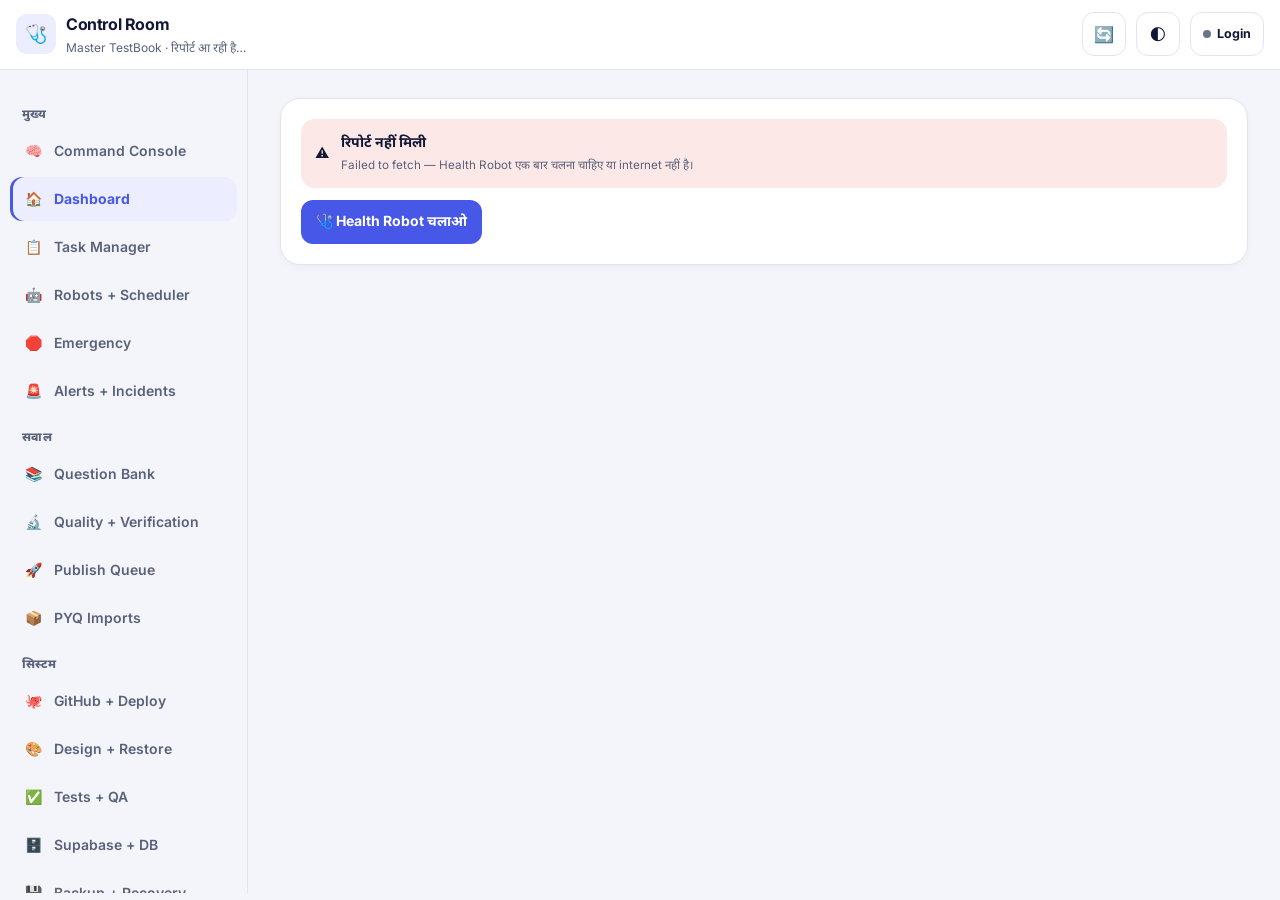
<file: control/index.html>
<!doctype html>
<html lang="hi">
<head>
<meta charset="utf-8">
<meta name="viewport" content="width=device-width, initial-scale=1, viewport-fit=cover">
<meta name="robots" content="noindex">
<meta name="theme-color" content="#4757E8">
<title>Control Room · Master TestBook</title>
<link rel="icon" href="../icon-192.png">
<link rel="apple-touch-icon" href="../apple-touch-icon.png">
<link rel="manifest" href="manifest.webmanifest">
<link rel="preconnect" href="https://fonts.googleapis.com"><link rel="preconnect" href="https://fonts.gstatic.com" crossorigin>
<link rel="stylesheet" href="https://fonts.googleapis.com/css2?family=Inter:wght@400;600;700;800&family=JetBrains+Mono:wght@500;700&family=Noto+Sans+Devanagari:wght@400;600;700&display=swap" media="print" onload="this.media='all'">
<link rel="stylesheet" href="cr.css">
</head>
<body>
<header class="top">
  <div class="brand"><span class="logo" aria-hidden="true">🩺</span><span style="min-width:0"><b>Control Room</b><small id="sub">Master TestBook · रिपोर्ट आ रही है…</small></span></div>
  <button class="tbtn" id="refresh" aria-label="ताज़ा करो">🔄</button>
  <button class="tbtn" id="theme" aria-label="Light / dark">🌓</button>
  <button class="who" id="who" aria-label="Admin login"><i></i>Login</button>
</header>
<div class="layout">
  <nav class="side" id="side" aria-label="Sections"></nav>
  <main id="app" tabindex="-1"></main>
</div>
<nav class="dock" id="dock" aria-label="Sections"></nav>
<script>window.__CR_DEFER_BOOT = true;</script>
<script src="cr.js"></script>
<script src="cr-command.js"></script>
</body>
</html>
</file>
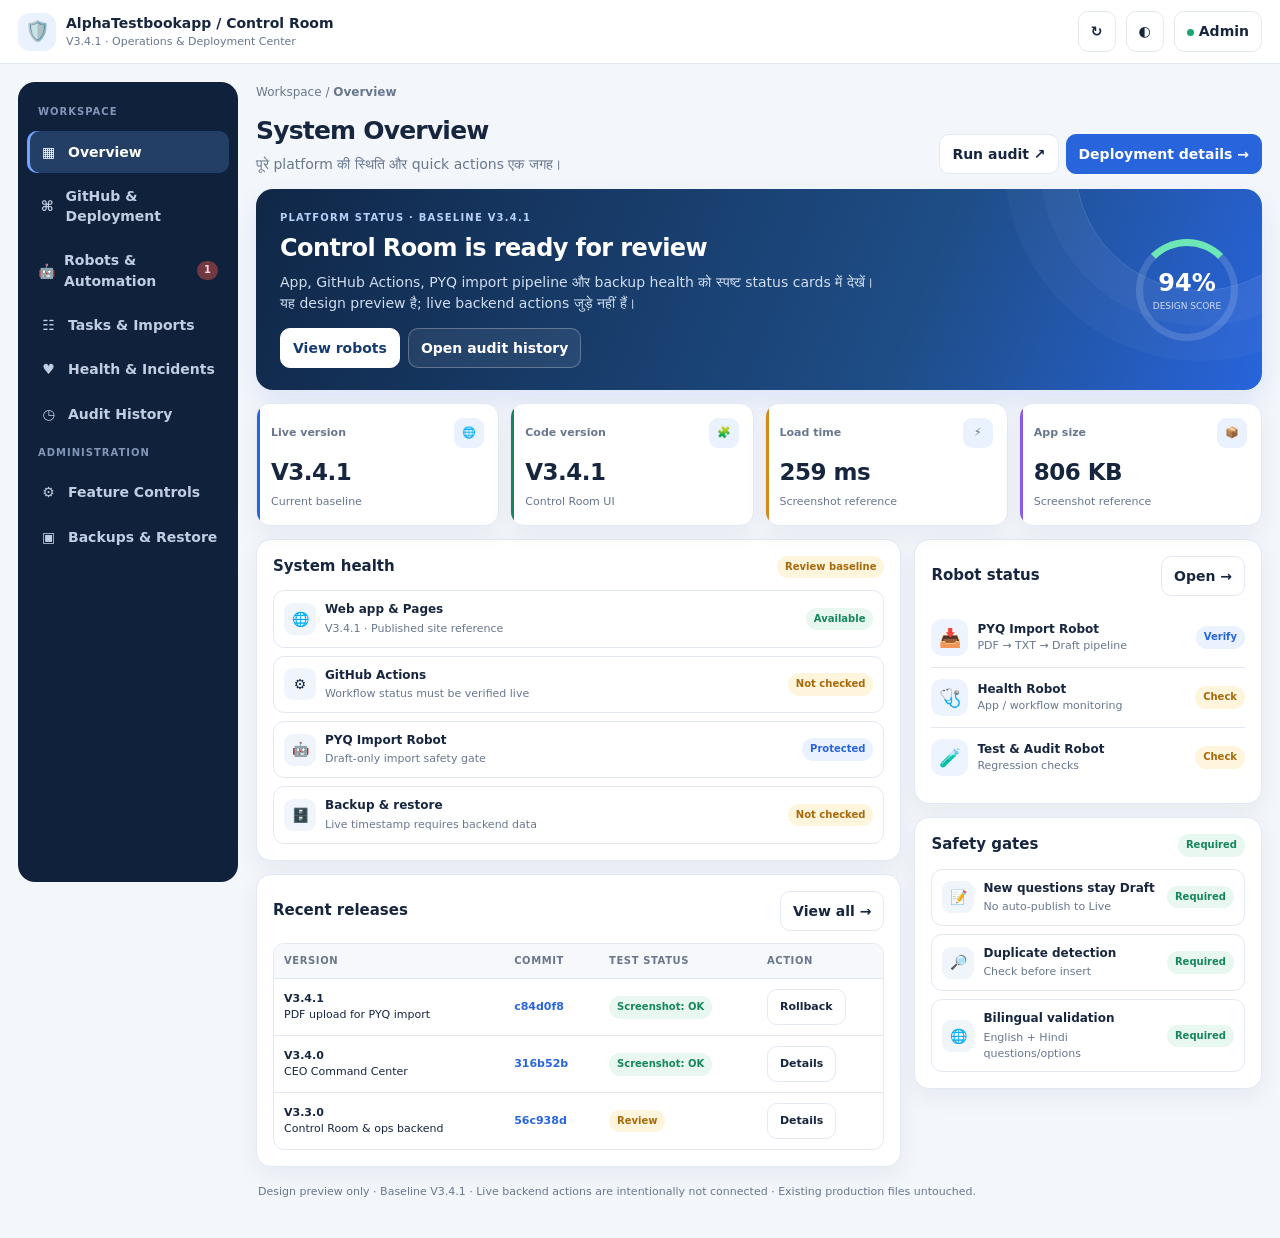
<file: control/design-preview-v341.html>
<!doctype html>
<html lang="hi">
<head>
<meta charset="utf-8"><meta name="viewport" content="width=device-width,initial-scale=1,viewport-fit=cover"><meta name="theme-color" content="#10213b">
<title>AlphaTestbookapp · Control Room Design Preview</title>
<style>
:root{--bg:#f3f6fb;--card:#fff;--ink:#17263f;--muted:#68778e;--line:#e3e9f2;--blue:#2864dc;--pale:#eaf1ff;--green:#16865d;--gbg:#e8f7ef;--amber:#a66a0b;--abg:#fff4dc;--navy:#10213b;--shadow:0 8px 24px #192d4e0f}
*{box-sizing:border-box}body{margin:0;background:var(--bg);color:var(--ink);font:14px/1.45 Inter,system-ui,sans-serif}button,a{font:inherit}button{cursor:pointer}.top{height:64px;position:sticky;top:0;z-index:5;display:flex;align-items:center;gap:10px;padding:0 18px;background:#ffffffed;border-bottom:1px solid var(--line);backdrop-filter:blur(14px)}.brand{display:flex;gap:10px;align-items:center;flex:1;min-width:0}.logo{width:38px;height:38px;display:grid;place-items:center;border-radius:12px;background:var(--pale);font-size:20px}.brand b{display:block}.brand small{display:block;color:var(--muted);font-size:11px}.top button,.btn{border:1px solid var(--line);background:white;border-radius:10px;padding:9px 12px;color:var(--ink);font-weight:700;text-decoration:none}.green-dot{display:inline-block;width:7px;height:7px;border-radius:50%;background:#18a56e;margin-right:5px}.shell{max-width:1480px;margin:auto;padding:18px;display:grid;grid-template-columns:220px minmax(0,1fr);gap:18px}.sidebar{position:sticky;top:82px;height:calc(100vh - 100px);overflow:auto;background:var(--navy);color:#d6e1f3;border-radius:17px;padding:14px 9px}.side-title{padding:9px 11px;color:#8296b7;font-size:10px;font-weight:800;letter-spacing:1px;text-transform:uppercase}.nav{display:flex;align-items:center;gap:9px;width:100%;border:0;background:transparent;color:#c1cee2;padding:11px;border-radius:10px;text-align:left;font-weight:650;margin:2px 0}.nav span{width:21px;text-align:center}.nav.active{background:#243f66;color:white;box-shadow:inset 3px 0 #73a4ff}.nav em{margin-left:auto;font-style:normal;background:#733943;color:#ffd7d7;border-radius:20px;padding:2px 7px;font-size:10px}.content{min-width:0}.crumb{font-size:12px;color:var(--muted);margin:2px 0 12px}.head{display:flex;justify-content:space-between;align-items:flex-end;gap:12px;flex-wrap:wrap;margin-bottom:15px}.head h1{font-size:25px;letter-spacing:-.8px;margin:0}.head p{color:var(--muted);margin:4px 0 0}.actions{display:flex;gap:7px;flex-wrap:wrap}.btn.primary{background:var(--blue);border-color:var(--blue);color:white}.hero{display:flex;align-items:center;justify-content:space-between;gap:18px;position:relative;overflow:hidden;padding:22px 24px;border-radius:17px;background:linear-gradient(112deg,#102747,#1e4d86 65%,#2864dc);color:white;box-shadow:0 12px 26px #2864dc1c}.hero:after{content:"";position:absolute;width:250px;height:250px;border:1px solid #ffffff26;border-radius:50%;right:-65px;top:-150px;box-shadow:0 0 0 35px #ffffff08,0 0 0 70px #ffffff08}.hero-main{position:relative;z-index:1}.eyebrow{font-size:10px;text-transform:uppercase;letter-spacing:1.2px;color:#b7d0fa;font-weight:800}.hero h2{font-size:24px;letter-spacing:-.6px;margin:6px 0}.hero p{color:#d1def2;margin:0;max-width:600px}.hero-actions{display:flex;gap:8px;flex-wrap:wrap;margin-top:15px}.hero .btn{background:#ffffff12;color:white;border-color:#ffffff44}.hero .btn.primary{background:white;color:#173c70;border-color:white}.health{width:102px;height:102px;flex:0 0 auto;border-radius:50%;border:7px solid #ffffff24;border-top-color:#6ee7b7;display:grid;place-items:center;position:relative;z-index:1;text-align:center}.health b{font-size:24px;display:block}.health small{display:block;color:#d1def2;font-size:9px}.kpis{display:grid;grid-template-columns:repeat(4,minmax(0,1fr));gap:11px;margin:13px 0}.kpi{background:var(--card);border:1px solid var(--line);border-radius:14px;padding:14px;box-shadow:var(--shadow);position:relative;overflow:hidden}.kpi:before{content:"";position:absolute;left:0;top:0;bottom:0;width:3px;background:var(--accent,var(--blue))}.ktop{display:flex;align-items:center;justify-content:space-between;color:var(--muted);font-size:11px;font-weight:700}.ki{width:30px;height:30px;border-radius:9px;background:var(--pale);display:grid;place-items:center}.kpi strong{display:block;font-size:23px;letter-spacing:-.5px;margin:8px 0 1px}.kpi small{color:var(--muted);font-size:11px}.cols{display:grid;grid-template-columns:minmax(0,1.3fr) minmax(280px,.7fr);gap:13px}.panel{background:var(--card);border:1px solid var(--line);border-radius:15px;padding:16px;box-shadow:var(--shadow);min-width:0;margin-bottom:13px}.panelhead{display:flex;justify-content:space-between;align-items:center;gap:9px;margin-bottom:12px}.panel h3{margin:0;font-size:15px}.pill{display:inline-flex;padding:4px 8px;border-radius:20px;font-size:10px;font-weight:800;white-space:nowrap}.ok{color:var(--green);background:var(--gbg)}.warn{color:var(--amber);background:var(--abg)}.blue{color:var(--blue);background:var(--pale)}.statuses{display:grid;gap:8px}.status{display:grid;grid-template-columns:32px minmax(0,1fr) auto;align-items:center;gap:9px;padding:10px;border:1px solid var(--line);border-radius:11px}.sicon{width:32px;height:32px;border-radius:9px;background:#f0f4fb;display:grid;place-items:center}.status b{display:block;font-size:12px}.status small{display:block;color:var(--muted);font-size:11px;margin-top:2px}.tablewrap{overflow:auto;border:1px solid var(--line);border-radius:11px}table{width:100%;border-collapse:collapse;min-width:440px}th,td{padding:10px;text-align:left;border-bottom:1px solid var(--line);font-size:11px}th{background:#f6f8fc;color:var(--muted);font-size:10px;text-transform:uppercase;letter-spacing:.6px}tr:last-child td{border:0}td a{color:var(--blue);font-weight:800;text-decoration:none}.robot{display:flex;align-items:center;gap:9px;padding:11px 0;border-bottom:1px solid var(--line)}.robot:last-child{border:0}.rico{width:37px;height:37px;display:grid;place-items:center;border-radius:11px;background:#edf3ff;font-size:18px}.rinfo{flex:1;min-width:0}.rinfo b{display:block;font-size:12px}.rinfo small{display:block;color:var(--muted);font-size:11px}.view{display:none}.view.show{display:block}.foot{font-size:11px;color:var(--muted);padding:4px 2px 20px}.bottom{display:none}
@media(max-width:900px){.shell{display:block;padding:13px}.sidebar{display:none}.cols{grid-template-columns:1fr}.kpis{grid-template-columns:repeat(2,minmax(0,1fr))}.bottom{position:fixed;display:grid;grid-template-columns:repeat(5,1fr);bottom:calc(8px + env(safe-area-inset-bottom));left:8px;right:8px;z-index:10;background:#ffffffed;backdrop-filter:blur(16px);border:1px solid var(--line);border-radius:16px;padding:5px;box-shadow:0 10px 30px #15264222}.bottom button{border:0;background:transparent;border-radius:10px;padding:6px 1px;display:grid;gap:3px;justify-items:center;color:var(--muted);font-size:10px;font-weight:750}.bottom button span{font-size:18px}.bottom button.active{background:var(--pale);color:var(--blue)}.foot{padding-bottom:80px}.hero{padding:17px}.hero h2{font-size:21px}.health{width:78px;height:78px}.health b{font-size:20px}}
@media(max-width:480px){.top{padding:0 10px;gap:6px}.brand small{max-width:155px;white-space:nowrap;overflow:hidden;text-overflow:ellipsis}.top button{padding:8px}.shell{padding:10px}.head h1{font-size:22px}.head p{font-size:12px}.hero{align-items:flex-start;padding:15px;gap:7px}.hero h2{font-size:19px}.hero p{font-size:12px}.health{width:65px;height:65px;min-width:65px;border-width:5px}.health b{font-size:17px}.health small{font-size:7px}.kpi{padding:11px}.kpi strong{font-size:20px}.panel{padding:12px}.status{grid-template-columns:29px minmax(0,1fr);gap:8px}.status .pill{grid-column:2;justify-self:start}.actions .btn{padding:8px;font-size:11px}}
</style></head><body>
<header class="top"><div class="brand"><div class="logo">🛡️</div><div><b>AlphaTestbookapp / Control Room</b><small>V3.4.1 · Operations & Deployment Center</small></div></div><button onclick="toast('Demo only: live data is not connected')">↻</button><button onclick="toast('Theme control demo')">◐</button><button><span class="green-dot"></span>Admin</button></header>
<div class="shell"><aside class="sidebar"><div class="side-title">Workspace</div><button class="nav active" data-view="overview"><span>▦</span>Overview</button><button class="nav" data-view="github"><span>⌘</span>GitHub & Deployment</button><button class="nav" data-view="robots"><span>🤖</span>Robots & Automation <em>1</em></button><button class="nav" data-view="tasks"><span>☷</span>Tasks & Imports</button><button class="nav" data-view="health"><span>♥</span>Health & Incidents</button><button class="nav" data-view="audit"><span>◷</span>Audit History</button><div class="side-title">Administration</div><button class="nav" data-view="features"><span>⚙</span>Feature Controls</button><button class="nav" data-view="backups"><span>▣</span>Backups & Restore</button></aside>
<main class="content"><div class="crumb">Workspace / <b id="crumb">Overview</b></div>
<section class="view show" id="view-overview"><div class="head"><div><h1>System Overview</h1><p>पूरे platform की स्थिति और quick actions एक जगह।</p></div><div class="actions"><button class="btn" onclick="toast('Preview only — no backend request sent')">Run audit ↗</button><button class="btn primary" onclick="nav('github')">Deployment details →</button></div></div>
<div class="hero"><div class="hero-main"><div class="eyebrow">Platform status · Baseline V3.4.1</div><h2>Control Room is ready for review</h2><p>App, GitHub Actions, PYQ import pipeline और backup health को स्पष्ट status cards में देखें। यह design preview है; live backend actions जुड़े नहीं हैं।</p><div class="hero-actions"><button class="btn primary" onclick="nav('robots')">View robots</button><button class="btn" onclick="nav('audit')">Open audit history</button></div></div><div class="health"><div><b>94%</b><small>DESIGN SCORE</small></div></div></div>
<div class="kpis"><div class="kpi" style="--accent:#2864dc"><div class="ktop">Live version <span class="ki">🌐</span></div><strong>V3.4.1</strong><small>Current baseline</small></div><div class="kpi" style="--accent:#16865d"><div class="ktop">Code version <span class="ki">🧩</span></div><strong>V3.4.1</strong><small>Control Room UI</small></div><div class="kpi" style="--accent:#d28b18"><div class="ktop">Load time <span class="ki">⚡</span></div><strong>259 ms</strong><small>Screenshot reference</small></div><div class="kpi" style="--accent:#8a5ce6"><div class="ktop">App size <span class="ki">📦</span></div><strong>806 KB</strong><small>Screenshot reference</small></div></div>
<div class="cols"><div><section class="panel"><div class="panelhead"><h3>System health</h3><span class="pill warn">Review baseline</span></div><div class="statuses"><div class="status"><div class="sicon">🌐</div><div><b>Web app & Pages</b><small>V3.4.1 · Published site reference</small></div><span class="pill ok">Available</span></div><div class="status"><div class="sicon">⚙️</div><div><b>GitHub Actions</b><small>Workflow status must be verified live</small></div><span class="pill warn">Not checked</span></div><div class="status"><div class="sicon">🤖</div><div><b>PYQ Import Robot</b><small>Draft-only import safety gate</small></div><span class="pill blue">Protected</span></div><div class="status"><div class="sicon">🗄️</div><div><b>Backup & restore</b><small>Live timestamp requires backend data</small></div><span class="pill warn">Not checked</span></div></div></section>
<section class="panel"><div class="panelhead"><h3>Recent releases</h3><button class="btn" onclick="nav('github')">View all →</button></div><div class="tablewrap"><table><thead><tr><th>Version</th><th>Commit</th><th>Test status</th><th>Action</th></tr></thead><tbody><tr><td><b>V3.4.1</b><br>PDF upload for PYQ import</td><td><a href="https://github.com/amanmehta1352/AlphaTestbookapp/commit/c84d0f8" target="_blank" rel="noopener">c84d0f8</a></td><td><span class="pill ok">Screenshot: OK</span></td><td><button class="btn" onclick="toast('Rollback disabled in demo')">Rollback</button></td></tr><tr><td><b>V3.4.0</b><br>CEO Command Center</td><td><a href="https://github.com/amanmehta1352/AlphaTestbookapp/commit/316b52b" target="_blank" rel="noopener">316b52b</a></td><td><span class="pill ok">Screenshot: OK</span></td><td><button class="btn" onclick="toast('Release details preview')">Details</button></td></tr><tr><td><b>V3.3.0</b><br>Control Room & ops backend</td><td><a href="https://github.com/amanmehta1352/AlphaTestbookapp/commit/56c938d" target="_blank" rel="noopener">56c938d</a></td><td><span class="pill warn">Review</span></td><td><button class="btn" onclick="toast('Release details preview')">Details</button></td></tr></tbody></table></div></section></div>
<div><section class="panel"><div class="panelhead"><h3>Robot status</h3><button class="btn" onclick="nav('robots')">Open →</button></div><div class="robot"><div class="rico">📥</div><div class="rinfo"><b>PYQ Import Robot</b><small>PDF → TXT → Draft pipeline</small></div><span class="pill blue">Verify</span></div><div class="robot"><div class="rico">🩺</div><div class="rinfo"><b>Health Robot</b><small>App / workflow monitoring</small></div><span class="pill warn">Check</span></div><div class="robot"><div class="rico">🧪</div><div class="rinfo"><b>Test & Audit Robot</b><small>Regression checks</small></div><span class="pill warn">Check</span></div></section>
<section class="panel"><div class="panelhead"><h3>Safety gates</h3><span class="pill ok">Required</span></div><div class="statuses"><div class="status"><div class="sicon">📝</div><div><b>New questions stay Draft</b><small>No auto-publish to Live</small></div><span class="pill ok">Required</span></div><div class="status"><div class="sicon">🔎</div><div><b>Duplicate detection</b><small>Check before insert</small></div><span class="pill ok">Required</span></div><div class="status"><div class="sicon">🌐</div><div><b>Bilingual validation</b><small>English + Hindi questions/options</small></div><span class="pill ok">Required</span></div></div></section></div></div></section>
<section class="view" id="view-github"><div class="head"><div><h1>GitHub & Deployment</h1><p>Repository, releases, commits और deployment.</p></div><a class="btn primary" href="https://github.com/amanmehta1352/AlphaTestbookapp" target="_blank" rel="noopener">Open repository ↗</a></div><section class="panel"><h3>Current baseline · V3.4.1</h3><p>Screenshot reference values only; no live API calls are made.</p><div class="statuses"><div class="status"><div class="sicon">🌿</div><div><b>Default branch</b><small>main</small></div><span class="pill blue">Reference</span></div><div class="status"><div class="sicon">📄</div><div><b>Control Room entry</b><small>control/index.html</small></div><a class="btn" href="https://github.com/amanmehta1352/AlphaTestbookapp/blob/main/control/index.html" target="_blank" rel="noopener">View ↗</a></div><div class="status"><div class="sicon">🎨</div><div><b>Stylesheet</b><small>control/cr.css</small></div><a class="btn" href="https://github.com/amanmehta1352/AlphaTestbookapp/blob/main/control/cr.css" target="_blank" rel="noopener">View ↗</a></div><div class="status"><div class="sicon">⚙️</div><div><b>Actions workflows</b><small>Inspect live runs in GitHub</small></div><a class="btn" href="https://github.com/amanmehta1352/AlphaTestbookapp/actions" target="_blank" rel="noopener">Actions ↗</a></div></div></section></section>
<section class="view" id="view-robots"><div class="head"><div><h1>Robots & Automation</h1><p>Robot status and import safety requirements.</p></div></div><section class="panel"><h3>PYQ Import Robot · pyq-robot.yml</h3><div class="statuses" style="margin-top:12px"><div class="status"><div class="sicon">1</div><div><b>Source validation</b><small>Verify supported document/PDF URLs.</small></div><span class="pill blue">Step 1</span></div><div class="status"><div class="sicon">2</div><div><b>Question extraction</b><small>Extract and normalize source questions.</small></div><span class="pill blue">Step 2</span></div><div class="status"><div class="sicon">3</div><div><b>Bilingual + answer validation</b><small>Reject incomplete or uncertain questions.</small></div><span class="pill blue">Step 3</span></div><div class="status"><div class="sicon">4</div><div><b>Dedupe and Draft insert</b><small>No auto-publish; verify counts after run.</small></div><span class="pill ok">Safety gate</span></div></div><p><a class="btn primary" href="https://github.com/amanmehta1352/AlphaTestbookapp/actions/workflows/pyq-robot.yml" target="_blank" rel="noopener">Open PYQ workflow ↗</a></p></section></section>
<section class="view" id="view-tasks"><div class="head"><div><h1>Tasks & Imports</h1><p>Import checklist · demo state only.</p></div></div><section class="panel"><div class="statuses"><div class="status"><div class="sicon">✓</div><div><b>Exam / year / branch verified</b><small>Keep recruitment year distinct from exam date.</small></div><span class="pill ok">Required</span></div><div class="status"><div class="sicon">✓</div><div><b>Dry run first</b><small>Review extraction and errors before import.</small></div><span class="pill ok">Required</span></div><div class="status"><div class="sicon">✓</div><div><b>Draft-only</b><small>Never publish automatically.</small></div><span class="pill ok">Required</span></div></div></section></section>
<section class="view" id="view-health"><div class="head"><div><h1>Health & Incidents</h1><p>Operational state must come from live health data.</p></div></div><section class="panel"><div class="status"><div class="sicon">📡</div><div><b>Health feed</b><small>Not connected in this design-only HTML.</small></div><span class="pill warn">Not connected</span></div></section></section>
<section class="view" id="view-audit"><div class="head"><div><h1>Audit History</h1><p>Evidence-first audit and activity history.</p></div></div><section class="panel"><h3>Audit integrity</h3><p>This preview does not invent live events. Live version should read the existing audit endpoint and display timestamp, actor, action, result, and undo availability.</p><span class="pill warn">Backend wiring needed</span></section></section>
<section class="view" id="view-features"><div class="head"><div><h1>Feature Controls</h1><p>Controls shown as design placeholders only.</p></div></div><section class="panel"><div class="status"><div class="sicon">🎛️</div><div><b>Feature switches</b><small>Production settings cannot be toggled from this static prototype.</small></div><span class="pill warn">Demo only</span></div></section></section>
<section class="view" id="view-backups"><div class="head"><div><h1>Backups & Restore</h1><p>Backup verification and restore workflow.</p></div></div><section class="panel"><div class="status"><div class="sicon">🗄️</div><div><b>Restore safety</b><small>Require backup verification, confirmation, and audit trail.</small></div><span class="pill warn">Demo only</span></div></section></section>
<div class="foot">Design preview only · Baseline V3.4.1 · Live backend actions are intentionally not connected · Existing production files untouched.</div></main></div>
<nav class="bottom"><button class="active" data-view="overview"><span>▦</span>Home</button><button data-view="github"><span>⌘</span>GitHub</button><button data-view="robots"><span>🤖</span>Robots</button><button data-view="tasks"><span>☷</span>Tasks</button><button data-view="health"><span>♥</span>Health</button></nav><div id="toast" style="display:none;position:fixed;z-index:20;left:50%;bottom:85px;transform:translateX(-50%);padding:12px 16px;background:#17263f;color:white;border-radius:12px;box-shadow:0 8px 25px #0002;max-width:90%;font-size:12px;font-weight:700"></div>
<script>function toast(s){let t=document.getElementById('toast');t.textContent=s;t.style.display='block';clearTimeout(window.__tt);window.__tt=setTimeout(()=>t.style.display='none',2400)}function nav(n){document.querySelectorAll('.view').forEach(v=>v.classList.toggle('show',v.id==='view-'+n));document.querySelectorAll('[data-view]').forEach(b=>b.classList.toggle('active',b.dataset.view===n));document.getElementById('crumb').textContent=({overview:'Overview',github:'GitHub & Deployment',robots:'Robots & Automation',tasks:'Tasks & Imports',health:'Health & Incidents',audit:'Audit History',features:'Feature Controls',backups:'Backups & Restore'})[n]||n;window.scrollTo({top:0,behavior:'smooth'})}document.querySelectorAll('[data-view]').forEach(b=>b.addEventListener('click',()=>nav(b.dataset.view)));</script></body></html>
</file>
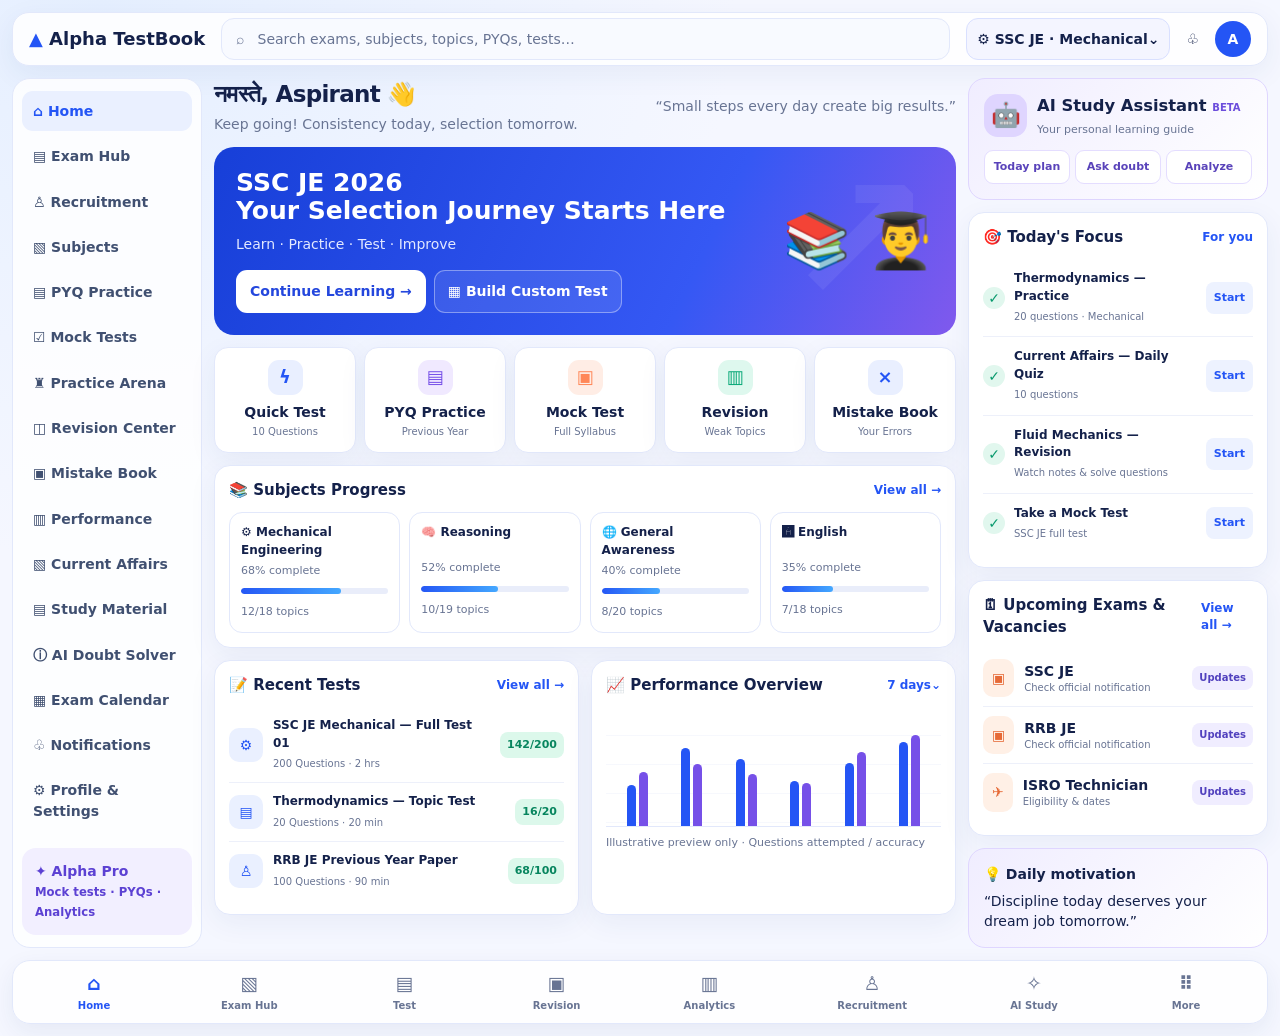
<file: dev/design-previews/home-dashboard-60-30-10.html>
<!doctype html>
<html lang="en">
<head>
<meta charset="utf-8"><meta name="viewport" content="width=device-width,initial-scale=1">
<title>Alpha TestBook — Home Dashboard 60/30/10 Preview</title>
<style>
:root{--bg:#f5f7ff;--card:#fff;--ink:#14214a;--muted:#687493;--line:#e2e8fb;--blue:#2455f5;--blue2:#4d63f5;--purple:#7650e8;--green:#0aa878;--orange:#ff8758;--shadow:0 8px 28px #233d7810}*{box-sizing:border-box}body{margin:0;background:radial-gradient(ellipse at 8% 0,#e5efff 0,transparent 38%),var(--bg);font:14px/1.45 Inter,system-ui,-apple-system,"Segoe UI",sans-serif;color:var(--ink)}button{font:inherit;cursor:pointer}.app{max-width:1600px;margin:auto;padding:12px;display:grid;grid-template-columns:190px minmax(0,1fr) 300px;grid-template-rows:54px minmax(0,1fr) 64px;gap:12px;min-height:100vh}.top{grid-column:1/4;display:flex;align-items:center;gap:16px;background:#ffffffdf;border:1px solid var(--line);border-radius:17px;padding:8px 16px;box-shadow:var(--shadow)}.brand{font-weight:900;font-size:18px;white-space:nowrap}.brand span{color:var(--blue)}.search{flex:1;min-width:70px;padding:10px 14px;border:1px solid var(--line);border-radius:13px;background:#f8faff;color:var(--muted)}.exam{border:1px solid #d9e0ff;border-radius:12px;padding:10px;background:#f4f5ff;color:var(--ink);font-weight:700}.avatar{border-radius:50%;background:var(--blue);color:#fff;width:36px;height:36px;display:grid;place-items:center;font-weight:800}.nav,.main,.smart{min-width:0}.nav{grid-row:2;background:#ffffffd9;border:1px solid var(--line);border-radius:18px;padding:12px 9px;display:flex;flex-direction:column;gap:5px}.nav a{color:#405071;text-decoration:none;padding:10px 11px;border-radius:11px;font-weight:650;display:flex;gap:9px;align-items:center}.nav a.active{background:#eaf0ff;color:var(--blue)}.nav .pro{margin-top:auto;padding:13px;border-radius:14px;background:#f2efff;color:#5c41d3;font-weight:750}.main{grid-column:2;display:flex;flex-direction:column;gap:12px}.greeting{display:flex;align-items:center;justify-content:space-between;gap:10px}.greeting h1{font-size:23px;margin:0 0 3px;letter-spacing:-.7px}.muted{color:var(--muted)}.hero{border-radius:20px;padding:22px;color:#fff;background:linear-gradient(115deg,#173fd8,#3558f4 65%,#8059ed);display:flex;align-items:center;gap:16px;overflow:hidden;position:relative;min-height:155px}.hero:after{content:"↗";position:absolute;right:22px;top:-38px;font-size:180px;font-weight:900;color:#ffffff12}.hero h2{font-size:25px;line-height:1.15;margin:0 0 8px;position:relative;z-index:1}.hero p{margin:0 0 16px;color:#e3e9ff;position:relative;z-index:1}.actions{display:flex;flex-wrap:wrap;gap:8px;position:relative;z-index:1}.btn{border:1px solid #ffffff60;background:#ffffff18;color:white;padding:10px 13px;border-radius:11px;font-weight:750}.btn.primary{background:white;color:#2447dd}.hero-art{font-size:54px;margin-left:auto;z-index:1}.quick{display:grid;grid-template-columns:repeat(5,minmax(0,1fr));gap:8px}.quick button{background:var(--card);border:1px solid var(--line);box-shadow:var(--shadow);border-radius:14px;padding:12px 7px;color:var(--ink);font-weight:800;min-width:0}.quick i{display:grid;place-items:center;margin:0 auto 7px;width:35px;height:35px;border-radius:11px;background:#e9efff;color:var(--blue);font-size:18px;font-style:normal}.quick button:nth-child(2) i{background:#f0e9ff;color:var(--purple)}.quick button:nth-child(3) i{background:#ffede5;color:var(--orange)}.quick button:nth-child(4) i{background:#def8ee;color:var(--green)}.quick small{display:block;font-size:10px;color:var(--muted);font-weight:500;margin-top:3px}.section{background:var(--card);border:1px solid var(--line);border-radius:16px;padding:14px;box-shadow:var(--shadow)}.section-head{display:flex;align-items:center;justify-content:space-between;gap:8px;margin-bottom:11px}.section-head h3{font-size:15px;margin:0}.link{color:var(--blue);font-weight:750;font-size:12px}.subjects{display:grid;grid-template-columns:repeat(4,minmax(0,1fr));gap:9px}.subject{border:1px solid var(--line);border-radius:13px;padding:11px;min-width:0}.subject strong{display:block;font-size:12px;min-height:32px}.subject small{color:var(--muted);font-size:11px}.bar{height:6px;background:#e9edfa;border-radius:9px;overflow:hidden;margin:9px 0 6px}.bar span{display:block;height:100%;background:linear-gradient(90deg,#2557f5,#44a8ff);border-radius:9px}.lower{display:grid;grid-template-columns:1fr 1fr;gap:12px}.testrow{display:flex;align-items:center;gap:10px;padding:10px 0;border-bottom:1px solid #edf0fa}.testrow:last-child{border:0}.tile{width:34px;height:34px;border-radius:10px;background:#eaf0ff;display:grid;place-items:center;color:var(--blue);flex-shrink:0}.testrow strong{display:block;font-size:12px}.testrow small{font-size:10px;color:var(--muted)}.score{margin-left:auto;background:#dcf8eb;color:#07855e;border-radius:8px;padding:5px 7px;font-weight:800;font-size:11px;white-space:nowrap}.chart{height:120px;display:flex;align-items:end;justify-content:space-around;gap:8px;padding:10px 8px 0;border-bottom:1px solid var(--line);background:repeating-linear-gradient(to bottom,transparent 0,transparent 28px,#eef1fb 29px)}.barpair{height:100%;display:flex;align-items:end;gap:3px}.barpair i{width:9px;border-radius:5px 5px 0 0;background:var(--blue);display:block}.barpair i+ i{background:var(--purple)}.smart{grid-column:3;grid-row:2;display:flex;flex-direction:column;gap:12px}.ai{background:linear-gradient(135deg,#f0edff,#fff);border:1px solid #dfd6ff;border-radius:17px;padding:15px}.ai h3{margin:0 0 4px}.ai-head{display:flex;align-items:center;gap:10px}.bot{width:43px;height:43px;border-radius:14px;background:#dfd5ff;display:grid;place-items:center;font-size:24px}.pills{display:flex;gap:5px;margin-top:12px}.pills button{flex:1;border:1px solid #e4ddff;background:white;border-radius:9px;padding:8px 3px;color:#5943ba;font-size:11px;font-weight:750}.task{display:flex;align-items:center;gap:9px;padding:11px 0;border-bottom:1px solid #edf0fa}.task:last-child{border:0}.check{width:22px;height:22px;border-radius:50%;background:#e1f7ee;color:#07996c;display:grid;place-items:center;flex-shrink:0}.task strong{font-size:12px;display:block}.task small{font-size:10px;color:var(--muted)}.start{margin-left:auto;border:0;background:#edf2ff;color:var(--blue);border-radius:8px;padding:8px;font-size:11px;font-weight:800}.examrow{display:flex;gap:10px;align-items:center;padding:9px 0;border-bottom:1px solid #edf0fa}.examrow:last-child{border:0}.examicon{background:#fff0e6;color:#e66a37;border-radius:10px;padding:9px}.date{margin-left:auto;color:#5141be;background:#f0edff;padding:5px 7px;border-radius:8px;font-size:10px;font-weight:800;white-space:nowrap}.bottom{grid-column:1/4;display:flex;justify-content:space-around;align-items:center;gap:4px;background:#ffffffed;border:1px solid var(--line);border-radius:18px;padding:7px;box-shadow:0 8px 24px #233d7812}.bottom a{text-decoration:none;color:var(--muted);display:grid;place-items:center;gap:2px;min-width:50px;font-size:10px;font-weight:750}.bottom b{font-size:19px}.bottom a.active{color:var(--blue)}.mobile-only{display:none}@media(max-width:1100px){.app{grid-template-columns:165px minmax(0,1fr);grid-template-rows:54px auto 64px}.top{grid-column:1/3}.nav{grid-column:1;grid-row:2}.main{grid-column:2}.smart{grid-column:2;grid-row:3;display:grid;grid-template-columns:1fr 1fr}.bottom{grid-column:1/3;grid-row:4}.app{grid-template-rows:54px auto auto 64px}.hero-art{display:none}}@media(max-width:650px){.app{display:flex;flex-direction:column;padding:8px;gap:10px}.top{padding:8px 10px;gap:8px;position:sticky;top:0;z-index:5}.brand{font-size:15px}.search{font-size:11px;padding:9px 8px}.exam{display:none}.nav{display:none}.greeting h1{font-size:20px}.greeting .quote{display:none}.hero{padding:18px 16px;min-height:170px}.hero h2{font-size:24px}.hero-art{display:none}.quick{grid-template-columns:repeat(4,minmax(0,1fr))}.quick button{font-size:11px;padding:9px 3px}.quick button:nth-child(5){display:none}.subjects{grid-template-columns:repeat(2,minmax(0,1fr))}.lower{grid-template-columns:1fr}.smart{display:flex}.bottom{position:sticky;bottom:6px;z-index:5;justify-content:space-around;padding:8px 3px}.bottom a{min-width:40px;font-size:9px}.bottom b{font-size:18px}.main,.smart{gap:10px}.section{padding:12px}.ai{padding:13px}.mobile-only{display:block}.greeting .muted{font-size:12px}}@media(prefers-reduced-motion:reduce){*{scroll-behavior:auto!important;transition:none!important}}
</style>
</head>
<body>
<div class="app">
<header class="top"><div class="brand"><span>▲</span> Alpha TestBook</div><div class="search">⌕ &nbsp; Search exams, subjects, topics, PYQs, tests…</div><button class="exam">⚙ SSC JE · Mechanical⌄</button><div aria-label="Notifications">♧</div><div class="avatar">A</div></header>
<nav class="nav" aria-label="Main navigation"><a class="active" href="#">⌂ Home</a><a href="#">▤ Exam Hub</a><a href="#">♙ Recruitment</a><a href="#">▧ Subjects</a><a href="#">▤ PYQ Practice</a><a href="#">☑ Mock Tests</a><a href="#">♜ Practice Arena</a><a href="#">◫ Revision Center</a><a href="#">▣ Mistake Book</a><a href="#">▥ Performance</a><a href="#">▧ Current Affairs</a><a href="#">▤ Study Material</a><a href="#">ⓘ AI Doubt Solver</a><a href="#">▦ Exam Calendar</a><a href="#">♧ Notifications</a><a href="#">⚙ Profile & Settings</a><div class="pro">✦ Alpha Pro<br><small>Mock tests · PYQs · Analytics</small></div></nav>
<main class="main">
<div class="greeting"><div><h1>नमस्ते, Aspirant 👋</h1><div class="muted">Keep going! Consistency today, selection tomorrow.</div></div><div class="muted quote">“Small steps every day create big results.”</div></div>
<section class="hero"><div><h2>SSC JE 2026<br>Your Selection Journey Starts Here</h2><p>Learn · Practice · Test · Improve</p><div class="actions"><button class="btn primary">Continue Learning →</button><button class="btn">▦ Build Custom Test</button></div></div><div class="hero-art" aria-hidden="true">📚 👨‍🎓</div></section>
<div class="quick"><button><i>ϟ</i>Quick Test<small>10 Questions</small></button><button><i>▤</i>PYQ Practice<small>Previous Year</small></button><button><i>▣</i>Mock Test<small>Full Syllabus</small></button><button><i>▥</i>Revision<small>Weak Topics</small></button><button><i>×</i>Mistake Book<small>Your Errors</small></button></div>
<section class="section"><div class="section-head"><h3>📚 Subjects Progress</h3><span class="link">View all →</span></div><div class="subjects"><div class="subject"><strong>⚙ Mechanical Engineering</strong><small>68% complete</small><div class="bar"><span style="width:68%"></span></div><small>12/18 topics</small></div><div class="subject"><strong>🧠 Reasoning</strong><small>52% complete</small><div class="bar"><span style="width:52%"></span></div><small>10/19 topics</small></div><div class="subject"><strong>🌐 General Awareness</strong><small>40% complete</small><div class="bar"><span style="width:40%"></span></div><small>8/20 topics</small></div><div class="subject"><strong>🅰 English</strong><small>35% complete</small><div class="bar"><span style="width:35%"></span></div><small>7/18 topics</small></div></div></section>
<div class="lower"><section class="section"><div class="section-head"><h3>📝 Recent Tests</h3><span class="link">View all →</span></div><div class="testrow"><div class="tile">⚙</div><div><strong>SSC JE Mechanical — Full Test 01</strong><small>200 Questions · 2 hrs</small></div><div class="score">142/200</div></div><div class="testrow"><div class="tile">▤</div><div><strong>Thermodynamics — Topic Test</strong><small>20 Questions · 20 min</small></div><div class="score">16/20</div></div><div class="testrow"><div class="tile">♙</div><div><strong>RRB JE Previous Year Paper</strong><small>100 Questions · 90 min</small></div><div class="score">68/100</div></div></section>
<section class="section"><div class="section-head"><h3>📈 Performance Overview</h3><span class="link">7 days⌄</span></div><div class="chart" aria-label="Illustrative performance chart"><span class="barpair"><i style="height:38%"></i><i style="height:50%"></i></span><span class="barpair"><i style="height:72%"></i><i style="height:57%"></i></span><span class="barpair"><i style="height:62%"></i><i style="height:48%"></i></span><span class="barpair"><i style="height:42%"></i><i style="height:40%"></i></span><span class="barpair"><i style="height:58%"></i><i style="height:68%"></i></span><span class="barpair"><i style="height:77%"></i><i style="height:84%"></i></span></div><div class="muted" style="font-size:11px;margin-top:8px">Illustrative preview only · Questions attempted / accuracy</div></section></div>
</main>
<aside class="smart"><section class="ai"><div class="ai-head"><div class="bot">🤖</div><div><h3>AI Study Assistant <span style="font-size:10px;color:#6c4ddc">BETA</span></h3><div class="muted" style="font-size:11px">Your personal learning guide</div></div></div><div class="pills"><button>Today plan</button><button>Ask doubt</button><button>Analyze</button></div></section>
<section class="section"><div class="section-head"><h3>🎯 Today's Focus</h3><span class="link">For you</span></div><div class="task"><span class="check">✓</span><div><strong>Thermodynamics — Practice</strong><small>20 questions · Mechanical</small></div><button class="start">Start</button></div><div class="task"><span class="check">✓</span><div><strong>Current Affairs — Daily Quiz</strong><small>10 questions</small></div><button class="start">Start</button></div><div class="task"><span class="check">✓</span><div><strong>Fluid Mechanics — Revision</strong><small>Watch notes & solve questions</small></div><button class="start">Start</button></div><div class="task"><span class="check">✓</span><div><strong>Take a Mock Test</strong><small>SSC JE full test</small></div><button class="start">Start</button></div></section>
<section class="section"><div class="section-head"><h3>🗓 Upcoming Exams & Vacancies</h3><span class="link">View all →</span></div><div class="examrow"><span class="examicon">▣</span><div><strong>SSC JE</strong><div class="muted" style="font-size:10px">Check official notification</div></div><span class="date">Updates</span></div><div class="examrow"><span class="examicon">▣</span><div><strong>RRB JE</strong><div class="muted" style="font-size:10px">Check official notification</div></div><span class="date">Updates</span></div><div class="examrow"><span class="examicon">✈</span><div><strong>ISRO Technician</strong><div class="muted" style="font-size:10px">Eligibility & dates</div></div><span class="date">Updates</span></div></section>
<section class="ai"><strong>💡 Daily motivation</strong><p style="margin:7px 0 0">“Discipline today deserves your dream job tomorrow.”</p></section></aside>
<nav class="bottom" aria-label="Bottom navigation"><a class="active" href="#"><b>⌂</b>Home</a><a href="#"><b>▧</b>Exam Hub</a><a href="#"><b>▤</b>Test</a><a href="#"><b>▣</b>Revision</a><a href="#"><b>▥</b>Analytics</a><a href="#"><b>♙</b>Recruitment</a><a href="#"><b>✧</b>AI Study</a><a href="#"><b>⠿</b>More</a></nav>
</div>
</body></html>
</file>
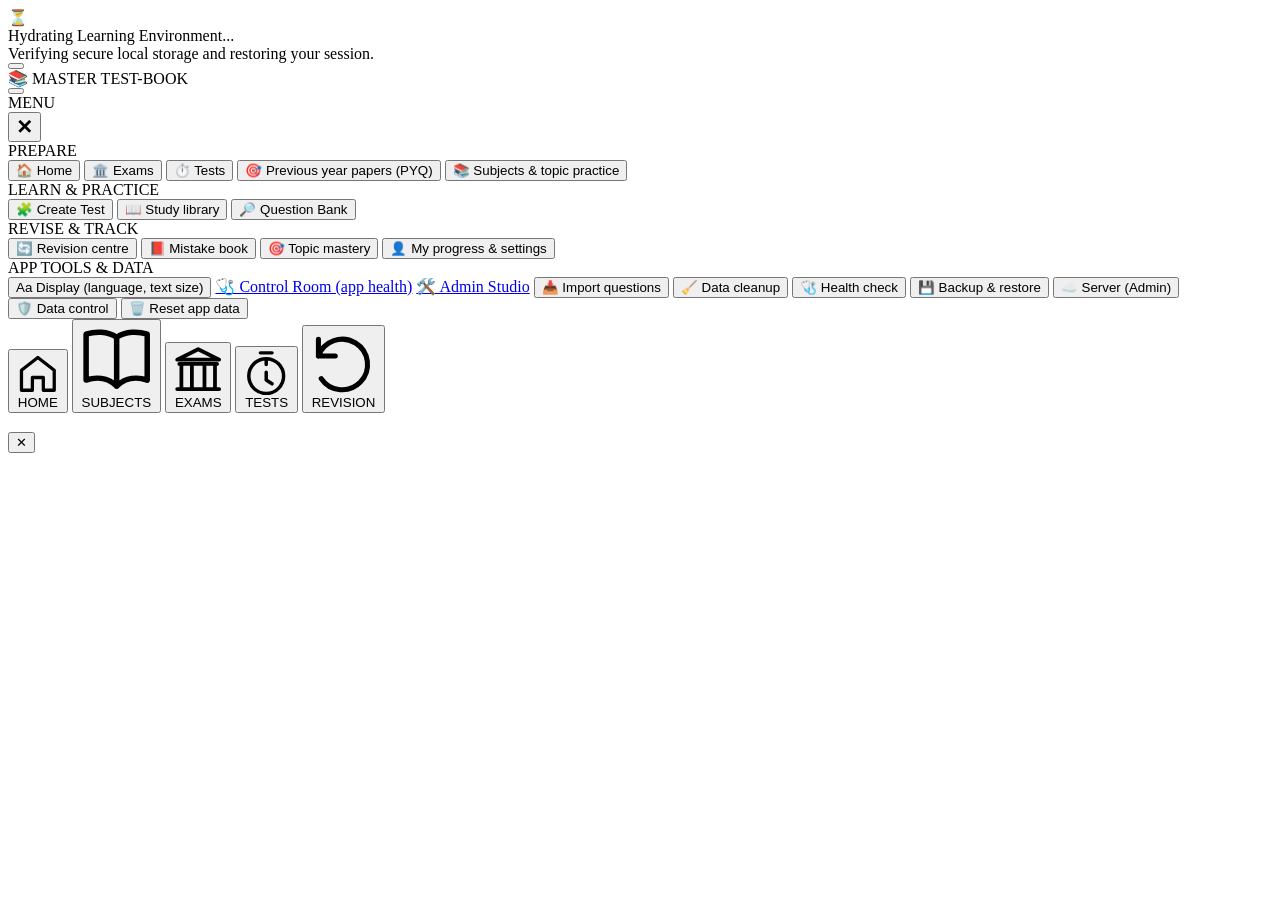
<file: dev/app/src/html/body.html>
<body>
<div id="hydrationGate" aria-live="polite" aria-busy="true">
  <div class="hydration-card">
    <div class="hydration-spinner">⏳</div>
    <div class="hydration-title">Hydrating Learning Environment...</div>
    <div class="hydration-status" id="hydrationStatus">Verifying secure local storage and restoring your session.</div>
  </div>
</div>

<!-- Application Header -->
<header id="appHeader">
  <div class="header-left">
    <button class="header-btn" id="btnMenu" aria-label="Menu" title="Menu"><svg class="ui-icon" viewBox="0 0 24 24" fill="none" stroke="currentColor" stroke-width="1.8" stroke-linecap="round" stroke-linejoin="round" aria-hidden="true" focusable="false"><path d="M4 6h16M4 12h16M4 18h16"/></svg></button>
    <button class="header-btn app-one-step-back" id="btnAppBack" aria-label="ONE STEP BACK" title="ONE STEP BACK" hidden onclick="appNavigateBack()">← Back</button>
    <div class="header-title" id="txtHeaderTitle">📚 MASTER TEST-BOOK</div>
  </div>
  <div class="header-right">
    <button class="header-btn" onclick="navigate('taxonomy_explorer')" aria-label="Question Bank" title="Question Bank"><svg class="ui-icon" viewBox="0 0 24 24" fill="none" stroke="currentColor" stroke-width="1.8" stroke-linecap="round" stroke-linejoin="round" aria-hidden="true" focusable="false"><path d="M21 21l-5-5M18 10a8 8 0 1 1-16 0 8 8 0 0 1 16 0"/></svg></button>
  </div>
</header>

<!-- Navigation Drawer Component -->
<div id="drawerOverlay"></div>
<aside id="sideDrawer" aria-label="Menu">
  <div class="drawer-header">
    <div class="drawer-title" data-en="MENU" data-hi="मेनू">MENU</div>
    <button id="btnCloseDrawer" style="font-size:20px; font-weight:900;" aria-label="Close">✕</button>
  </div>
  <nav class="drawer-nav" aria-label="Main menu">
    <div class="drawer-section-title" data-en="PREPARE" data-hi="तैयारी शुरू करें">PREPARE</div>
    <button class="drawer-item" id="drwHome" onclick="navigate('home')" data-en="🏠 Home" data-hi="🏠 होम">🏠 Home</button>
    <button class="drawer-item" id="drwExams" onclick="navigate('exam_hub')" data-en="🏛️ Exams" data-hi="🏛️ परीक्षाएँ">🏛️ Exams</button>
    <button class="drawer-item" id="drwTest" onclick="navigate('test_hub')" data-en="⏱️ Tests" data-hi="⏱️ टेस्ट">⏱️ Tests</button>
    <button class="drawer-item" id="drwPYQ" onclick="navigate('pyq_hub')" data-en="🎯 Previous year papers (PYQ)" data-hi="🎯 पिछले वर्ष के पेपर (PYQ)">🎯 Previous year papers (PYQ)</button>
    <button class="drawer-item" id="drwSubjects" onclick="navigate('subjects')" data-en="📚 Subjects & topic practice" data-hi="📚 विषय और टॉपिक अभ्यास">📚 Subjects &amp; topic practice</button>

    <div class="drawer-section-title" data-en="LEARN & PRACTICE" data-hi="सीखें और अभ्यास करें">LEARN &amp; PRACTICE</div>
    <button class="drawer-item" id="drwNativeBuilder" onclick="navigate('native_builder')" data-en="🧩 Create Test" data-hi="🧩 टेस्ट बनाएँ">🧩 Create Test</button>
    <button class="drawer-item" id="drwLibrary" onclick="navigate('digital_library')" data-en="📖 Study library" data-hi="📖 स्टडी लाइब्रेरी">📖 Study library</button>
    <button class="drawer-item" id="drwTaxonomy" onclick="navigate('taxonomy_explorer')" data-en="🔎 Question Bank" data-hi="🔎 प्रश्न बैंक">🔎 Question Bank</button>

    <div class="drawer-section-title" data-en="REVISE & TRACK" data-hi="दोहराएँ और प्रगति देखें">REVISE &amp; TRACK</div>
    <button class="drawer-item" id="drwRevision" onclick="navigate('revision_hub')" data-en="🔄 Revision centre" data-hi="🔄 रिवीज़न सेंटर">🔄 Revision centre</button>
    <button class="drawer-item" onclick="navigate('mistakes')" data-en="📕 Mistake book" data-hi="📕 गलतियों की किताब">📕 Mistake book</button>
    <button class="drawer-item" onclick="navigate('mastery')" data-en="🎯 Topic mastery" data-hi="🎯 टॉपिक महारत">🎯 Topic mastery</button>
    <button class="drawer-item" id="drwMe" onclick="navigate('me')" data-en="👤 Me" data-hi="👤 मैं">👤 My progress &amp; settings</button>

    <div class="drawer-section-title" data-en="APP TOOLS & DATA" data-hi="ऐप टूल्स और डेटा">APP TOOLS &amp; DATA</div>
    <button class="drawer-item" onclick="openDisplaySettings()" data-en="Aa Display (language, text size)" data-hi="Aa डिस्प्ले (भाषा, अक्षर आकार)">Aa Display (language, text size)</button>
    <a class="drawer-item admin-only" id="drwControl" href="control/" data-en="🩺 Control Room (app health)" data-hi="🩺 Control Room (ऐप की सेहत)">🩺 Control Room (app health)</a>
    <a class="drawer-item admin-only" id="drwStudio" href="admin/" data-en="🛠️ Admin Studio" data-hi="🛠️ Admin Studio">🛠️ Admin Studio</a>
    <button class="drawer-item admin-only" onclick="openImportModal()" data-en="📥 Import questions" data-hi="📥 सवाल import करें">📥 Import questions</button>
    <button class="drawer-item admin-only" onclick="openCleanup()" data-en="🧹 Data cleanup" data-hi="🧹 Data सफ़ाई">🧹 Data cleanup</button>
    <button class="drawer-item" onclick="openHealthCheck()" data-en="🩺 Health check" data-hi="🩺 हेल्थ चेक">🩺 Health check</button>
    <button class="drawer-item" onclick="openBackupCenter()" data-en="💾 Backup & restore" data-hi="💾 बैकअप और रीस्टोर">💾 Backup &amp; restore</button>
    <button class="drawer-item admin-only" onclick="openServerSync()" data-en="☁️ Server (Admin)" data-hi="☁️ Server (Admin)">☁️ Server (Admin)</button>
    <button class="drawer-item" id="drwInstall" hidden onclick="pwaInstall()" data-en="📲 Install app" data-hi="📲 ऐप install करें">📲 Install app</button>
    <button class="drawer-item" onclick="openDataControlModal()" data-en="🛡️ Data control" data-hi="🛡️ डेटा नियंत्रण">🛡️ Data control</button>
    <button class="drawer-item" onclick="resetAppData()" data-en="🗑️ Reset app data" data-hi="🗑️ ऐप डेटा रीसेट">🗑️ Reset app data</button>
  </nav>
  <div class="drawer-version" id="drwVersion"></div>
</aside>

<!-- Main Dynamic Screen Surface -->
<main id="mainView"></main>

<!-- 5-Tier Strict Global Bottom Navigation: Home, Subjects, PYQ, Test, Revision -->
<nav id="bottomNav" aria-label="Main navigation">
  <button class="nav-tab active" id="tabHome" onclick="navigate('home')" aria-label="Home">
    <span class="nav-tab-icon"><svg class="ui-icon" viewBox="0 0 24 24" fill="none" stroke="currentColor" stroke-width="1.8" stroke-linecap="round" stroke-linejoin="round" aria-hidden="true" focusable="false"><path d="M3 10l9-7 9 7v11h-6v-7H9v7H3z"/></svg></span>
    <span data-en="HOME" data-hi="होम">HOME</span>
  </button>
  <button class="nav-tab" id="tabSubjects" onclick="navigate('subjects')" aria-label="Subjects">
    <span class="nav-tab-icon"><svg class="ui-icon" viewBox="0 0 24 24" fill="none" stroke="currentColor" stroke-width="1.8" stroke-linecap="round" stroke-linejoin="round" aria-hidden="true" focusable="false"><path d="M12 5v16M12 5C9 3 5 3 2 4v15c3-1 7-1 10 2 3-3 7-3 10-2V4c-3-1-7-1-10 1z"/></svg></span>
    <span data-en="SUBJECTS" data-hi="विषय">SUBJECTS</span>
  </button>
  <button class="nav-tab" id="tabPYQ" onclick="navigate('exam_hub')" aria-label="Exams">
    <span class="nav-tab-icon"><svg class="ui-icon" viewBox="0 0 24 24" fill="none" stroke="currentColor" stroke-width="1.8" stroke-linecap="round" stroke-linejoin="round" aria-hidden="true" focusable="false"><path d="M3 9h18M4 9v11m5-11v11m6-11v11m5-11v11M2 21h20M2 7l10-5 10 5z"/></svg></span>
    <span data-en="EXAMS" data-hi="परीक्षा">EXAMS</span>
  </button>
  <button class="nav-tab" id="tabTest" onclick="navigate('test_hub')" aria-label="Tests">
    <span class="nav-tab-icon"><svg class="ui-icon" viewBox="0 0 24 24" fill="none" stroke="currentColor" stroke-width="1.8" stroke-linecap="round" stroke-linejoin="round" aria-hidden="true" focusable="false"><path d="M9 2h6M12 6v2m0 4v4l3 2M21 14a9 9 0 1 1-18 0 9 9 0 0 1 18 0"/></svg></span>
    <span data-en="TESTS" data-hi="टेस्ट">TESTS</span>
  </button>
  <button class="nav-tab" id="tabRevision" onclick="navigate('revision_hub')" aria-label="Revision">
    <span class="nav-tab-icon"><svg class="ui-icon" viewBox="0 0 24 24" fill="none" stroke="currentColor" stroke-width="1.8" stroke-linecap="round" stroke-linejoin="round" aria-hidden="true" focusable="false"><path d="M3 10a9 9 0 1 1 1 8M3 4v6h6"/></svg></span>
    <span data-en="REVISION" data-hi="रिवीज़न">REVISION</span>
  </button>
</nav>

<!-- Modals & Sheets Surface -->
<div id="modalOverlay"></div>
<div id="modalSheet" role="dialog" aria-modal="true" aria-labelledby="modalSheetTitle" tabindex="-1">
  <div class="modal-header">
    <h3 id="modalSheetTitle"></h3>
    <button class="modal-close" onclick="closeModal()" aria-label="Close modal">✕</button>
  </div>
  <div id="modalSheetBody"></div>
</div>
</file>
<file: control/cr.css>
/* Master TestBook · Control Room — premium dashboard (light + dark, mobile-first) */
:root{
  --bg:#F3F5FB;--bg2:#E9EDF7;--surface:#FFFFFF;--surface2:#F7F8FC;--text:#121735;--muted:#59627A;--faint:#69738D;--border:#E1E5F0;
  --primary:#4757E8;--primary2:#4757E8;--on-primary:#FFFFFF;--on-danger:#FFFFFF;--primary-l:#ECEEFF;
  --ok:#0E8A5F;--ok-bg:#E3F6EE;--warn:#A86400;--warn-bg:#FFF3DB;--bad:#C62E2B;--bad-bg:#FDE8E8;--info:#0B6FB8;--info-bg:#E2F1FC;
  --c1:#4E5BF2;--c2:#12A37A;--c3:#E08A00;--c4:#E5487A;--c5:#1C93D1;--c6:#8A5CF5;
  --shadow:0 1px 2px rgba(18,23,53,.05),0 6px 20px rgba(18,23,53,.06);--shadow-lg:0 12px 40px rgba(18,23,53,.14);
  --r:18px;--r-sm:12px;--mono:"JetBrains Mono",ui-monospace,Menlo,monospace;
  --font:Inter,"Plus Jakarta Sans",system-ui,-apple-system,"Segoe UI",Roboto,"Noto Sans Devanagari",sans-serif;
  color-scheme:light;
}
@media (prefers-color-scheme:dark){:root:not([data-theme=light]){
  --bg:#0A0E1F;--bg2:#10162C;--surface:#141A33;--surface2:#1A2140;--text:#EEF1FB;--muted:#A6AECA;--faint:#A6AECA;--border:#262E52;
  --primary:#6C7CFF;--primary2:#6C7CFF;--on-primary:#10152B;--on-danger:#10152B;--primary-l:#232A55;
  --ok:#3EDBA1;--ok-bg:rgba(62,219,161,.12);--warn:#F7BE4A;--warn-bg:rgba(247,190,74,.12);--bad:#FF7E7B;--bad-bg:rgba(255,126,123,.13);--info:#6CC4FF;--info-bg:rgba(108,196,255,.12);
  --c1:#8C97FF;--c2:#3EDBA1;--c3:#F7BE4A;--c4:#FF7EA8;--c5:#6CC4FF;--c6:#B39BFF;
  --shadow:0 1px 2px rgba(0,0,0,.3),0 8px 24px rgba(0,0,0,.25);--shadow-lg:0 16px 48px rgba(0,0,0,.5);color-scheme:dark}}
:root[data-theme=dark]{
  --bg:#0A0E1F;--bg2:#10162C;--surface:#141A33;--surface2:#1A2140;--text:#EEF1FB;--muted:#A6AECA;--faint:#A6AECA;--border:#262E52;
  --primary:#6C7CFF;--primary2:#6C7CFF;--on-primary:#10152B;--on-danger:#10152B;--primary-l:#232A55;
  --ok:#3EDBA1;--ok-bg:rgba(62,219,161,.12);--warn:#F7BE4A;--warn-bg:rgba(247,190,74,.12);--bad:#FF7E7B;--bad-bg:rgba(255,126,123,.13);--info:#6CC4FF;--info-bg:rgba(108,196,255,.12);
  --c1:#8C97FF;--c2:#3EDBA1;--c3:#F7BE4A;--c4:#FF7EA8;--c5:#6CC4FF;--c6:#B39BFF;
  --shadow:0 1px 2px rgba(0,0,0,.3),0 8px 24px rgba(0,0,0,.25);--shadow-lg:0 16px 48px rgba(0,0,0,.5);color-scheme:dark}
*{box-sizing:border-box}
html,body{margin:0;background:var(--bg);color:var(--text);font-family:var(--font);font-size:14px;line-height:1.45;-webkit-font-smoothing:antialiased}
body{min-height:100vh;background:radial-gradient(1200px 500px at 10% -10%,color-mix(in srgb,var(--primary) 14%,transparent),transparent 60%),radial-gradient(900px 400px at 110% 0,color-mix(in srgb,var(--c4) 10%,transparent),transparent 60%),var(--bg);background-attachment:fixed}
a{color:var(--primary)}
button,input,select,textarea{font:inherit;color:inherit}
.mono{font-family:var(--mono);font-variant-numeric:tabular-nums}
.muted{color:var(--muted)}.faint{color:var(--faint)}
.sr{position:absolute;width:1px;height:1px;overflow:hidden;clip:rect(0 0 0 0)}

/* ---------- shell ---------- */
.top{position:sticky;top:0;z-index:30;display:flex;align-items:center;gap:10px;padding:10px 16px;background:color-mix(in srgb,var(--surface) 82%,transparent);-webkit-backdrop-filter:blur(16px);backdrop-filter:blur(16px);border-bottom:1px solid var(--border)}
.brand{display:flex;align-items:center;gap:10px;min-width:0;flex:1}
.logo{width:36px;height:36px;border-radius:11px;display:grid;place-items:center;font-size:18px;background:linear-gradient(135deg,var(--primary),var(--primary2));color:#fff;box-shadow:0 6px 16px color-mix(in srgb,var(--primary) 40%,transparent);flex:0 0 auto}
.brand b{display:block;font-size:15px;letter-spacing:-.01em}.brand small{display:block;font-size:11.5px;color:var(--muted);white-space:nowrap;overflow:hidden;text-overflow:ellipsis}
.tbtn{min-width:44px;min-height:44px;display:inline-grid;place-items:center;border-radius:12px;border:1px solid var(--border);background:var(--surface);cursor:pointer;font-size:16px;text-decoration:none;color:var(--text)}
.who{display:inline-flex;align-items:center;gap:6px;min-height:44px;padding:4px 12px;border-radius:12px;border:1px solid var(--border);background:var(--surface);font-weight:700;font-size:12.5px;cursor:pointer;white-space:nowrap}
.who i{width:8px;height:8px;border-radius:50%;background:var(--faint)}.who.admin i{background:var(--ok)}
.layout{display:grid;grid-template-columns:1fr;max-width:1440px;margin:0 auto}
.side{display:none}
main{padding:14px 16px 110px;min-width:0}
@media(min-width:1000px){
  .layout{grid-template-columns:248px minmax(0,1fr)}
  .side{display:block;position:sticky;top:65px;height:calc(100vh - 65px);overflow:auto;padding:14px 10px 30px;border-right:1px solid var(--border)}
  main{padding:20px 28px 60px}
  .dock{display:none!important}
}
.nav-group{font-size:10.5px;font-weight:800;letter-spacing:.08em;text-transform:uppercase;color:var(--faint);margin:14px 12px 6px}
.nav{display:flex;align-items:center;gap:10px;width:100%;min-height:42px;padding:8px 12px;border:0;border-radius:12px;background:none;cursor:pointer;text-align:left;font-weight:600;color:var(--muted)}
.nav:hover{background:var(--surface2);color:var(--text)}
.nav.on{background:var(--primary-l);color:var(--primary);font-weight:800}
.nav .ico{width:22px;text-align:center}
.nav .cnt{margin-left:auto;font-size:11px;font-weight:800;padding:1px 7px;border-radius:999px;background:var(--bad-bg);color:var(--bad)}
.dock{position:fixed;left:10px;right:10px;bottom:calc(10px + env(safe-area-inset-bottom,0px));z-index:40;display:grid;grid-template-columns:repeat(5,1fr);gap:4px;padding:6px;border-radius:22px;background:color-mix(in srgb,var(--surface) 86%,transparent);-webkit-backdrop-filter:blur(18px);backdrop-filter:blur(18px);border:1px solid var(--border);box-shadow:var(--shadow-lg)}
.dock button{min-height:52px;border:0;border-radius:16px;background:none;display:grid;place-items:center;gap:1px;font-size:10.5px;font-weight:700;color:var(--muted);cursor:pointer;position:relative}
.dock button span{font-size:19px;line-height:1}
.dock button.on{background:var(--primary-l);color:var(--primary)}
.dock .dot{position:absolute;top:6px;right:calc(50% - 18px);width:8px;height:8px;border-radius:50%;background:var(--bad)}

/* ---------- page head ---------- */
.ph{display:flex;align-items:flex-end;justify-content:space-between;gap:12px;flex-wrap:wrap;margin:4px 0 14px}
.ph h1{margin:0;font-size:22px;letter-spacing:-.02em}
.ph p{margin:3px 0 0;color:var(--muted);font-size:13px}
.ph .acts{display:flex;gap:8px;flex-wrap:wrap}

/* ---------- cards & grid ---------- */
.grid{display:grid;gap:12px;grid-template-columns:repeat(12,minmax(0,1fr))}
.grid>*{grid-column:span 12;min-width:0}
@media(min-width:720px){.s6{grid-column:span 6!important}.s4{grid-column:span 6!important}.s8{grid-column:span 12!important}}
@media(min-width:1180px){.s4{grid-column:span 4!important}.s8{grid-column:span 8!important}.s3{grid-column:span 3!important}}
.card{background:var(--surface);border:1px solid var(--border);border-radius:var(--r);padding:16px;box-shadow:var(--shadow)}
.card h2{margin:0 0 12px;font-size:15px;display:flex;align-items:center;justify-content:space-between;gap:8px;letter-spacing:-.01em}
.card h2 small{font-size:11.5px;font-weight:600;color:var(--muted)}
.card h3{margin:14px 0 8px;font-size:13px;color:var(--muted);text-transform:uppercase;letter-spacing:.05em}

/* hero */
.hero{position:relative;overflow:hidden;border:0;color:#fff;background:linear-gradient(135deg,#3B47E0 0%,#6E4BF0 55%,#C14BD8 100%);box-shadow:0 18px 40px rgba(78,91,242,.35)}
.hero.warn{background:linear-gradient(135deg,#C97A0A 0%,#E0612E 60%,#D6366A 100%);box-shadow:0 18px 40px rgba(224,97,46,.3)}
.hero.bad{background:linear-gradient(135deg,#B3202D 0%,#D8335A 55%,#8E2BC8 100%);box-shadow:0 18px 40px rgba(216,51,90,.35)}
.hero.ok{background:linear-gradient(135deg,#0D8F68 0%,#1A9EA8 55%,#3B5BE0 100%);box-shadow:0 18px 40px rgba(26,158,168,.3)}
.hero::after{content:"";position:absolute;inset:auto -60px -90px auto;width:260px;height:260px;border-radius:50%;background:rgba(255,255,255,.09)}
.hero-in{position:relative;z-index:1;display:flex;align-items:center;gap:16px;flex-wrap:wrap}
.ring{position:relative;width:96px;height:96px;flex:0 0 auto}
.ring svg{width:96px;height:96px;transform:rotate(-90deg)}
.ring b{position:absolute;inset:0;display:grid;place-items:center;font-family:var(--mono);font-size:26px;font-weight:800}
.ring small{position:absolute;bottom:16px;left:0;right:0;text-align:center;font-size:9.5px;opacity:.85;letter-spacing:.05em}
.hero h1{margin:0;font-size:21px;letter-spacing:-.02em}
.hero p{margin:4px 0 0;opacity:.92;font-size:13px}
.hero .chips{display:flex;flex-wrap:wrap;gap:6px;margin-top:10px}
.hchip{display:inline-flex;align-items:center;gap:6px;padding:5px 10px;border-radius:999px;background:rgba(255,255,255,.16);font-size:12px;font-weight:700;color:#fff;text-decoration:none;border:1px solid rgba(255,255,255,.18)}
.hero .hbtns{display:flex;gap:8px;flex-wrap:wrap;margin-top:12px}
.hbtn{min-height:44px;padding:8px 14px;border-radius:12px;border:1px solid rgba(255,255,255,.35);background:rgba(255,255,255,.14);color:#fff;font-weight:800;cursor:pointer;text-decoration:none;display:inline-flex;align-items:center;gap:6px}
.hbtn.solid{background:#fff;color:#2B2F6B;border-color:#fff}

/* KPI tiles */
.kpis{display:grid;grid-template-columns:repeat(2,minmax(0,1fr));gap:10px}
@media(min-width:720px){.kpis{grid-template-columns:repeat(4,minmax(0,1fr))}}
@media(min-width:1180px){.kpis{grid-template-columns:repeat(6,minmax(0,1fr))}}
.kpi{position:relative;overflow:hidden;border-radius:16px;padding:12px 14px;background:var(--surface);border:1px solid var(--border);box-shadow:var(--shadow);min-height:92px}
.kpi::before{content:"";position:absolute;inset:0 0 auto 0;height:3px;background:var(--k,var(--c1))}
.kpi .ki{width:30px;height:30px;border-radius:9px;display:grid;place-items:center;background:color-mix(in srgb,var(--k,var(--c1)) 15%,transparent);font-size:15px}
.kpi b{display:block;font-family:var(--mono);font-size:22px;font-weight:800;margin-top:6px;letter-spacing:-.02em}
.kpi small{display:block;font-size:11.5px;color:var(--muted);font-weight:600}
.kpi.bad b{color:var(--bad)}.kpi.warn b{color:var(--warn)}
.k1{--k:var(--c1)}.k2{--k:var(--c2)}.k3{--k:var(--c3)}.k4{--k:var(--c4)}.k5{--k:var(--c5)}.k6{--k:var(--c6)}

/* status list */
.list{list-style:none;margin:0;padding:0;display:grid;gap:8px}
.item{display:grid;grid-template-columns:auto 1fr auto;gap:4px 10px;align-items:start;padding:11px 12px;border-radius:14px;border:1px solid var(--border);background:var(--surface2)}
.item.bad{background:var(--bad-bg);border-color:transparent}.item.warn{background:var(--warn-bg);border-color:transparent}.item.ok{background:var(--surface2)}
.item .ic{font-size:15px;line-height:1.4}
.item .area{font-size:10.5px;font-weight:800;letter-spacing:.06em;text-transform:uppercase;color:var(--muted)}
.item .msg{font-weight:600}
.item .todo{grid-column:2/4;font-size:12.5px;color:var(--muted);display:flex;gap:8px;flex-wrap:wrap;align-items:center}
.item .todo a{font-weight:800}
.item .go{align-self:center}

/* buttons */
.btn{display:inline-flex;align-items:center;justify-content:center;gap:6px;min-height:44px;padding:8px 14px;border-radius:12px;border:1px solid var(--border);background:var(--surface);color:var(--text);font-weight:700;cursor:pointer;text-decoration:none;white-space:nowrap}
.btn:hover{border-color:color-mix(in srgb,var(--primary) 45%,var(--border))}
.btn.pri{background:linear-gradient(135deg,var(--primary),var(--primary2));border-color:transparent;color:var(--on-primary)}
.btn.danger{background:var(--bad);border-color:var(--bad);color:var(--on-danger)}
.btn.soft{background:var(--primary-l);border-color:transparent;color:var(--primary)}
.btn.sm{min-height:40px;padding:6px 11px;font-size:12.5px;border-radius:10px}
.btn[disabled]{opacity:.45;cursor:not-allowed}
.row{display:flex;gap:8px;flex-wrap:wrap;align-items:center}
.pill{display:inline-flex;align-items:center;gap:4px;font-size:11.5px;font-weight:800;padding:3px 9px;border-radius:999px;white-space:nowrap}
.pill.ok{background:var(--ok-bg);color:var(--ok)}.pill.bad{background:var(--bad-bg);color:var(--bad)}.pill.warn{background:var(--warn-bg);color:var(--warn)}
.pill.info{background:var(--info-bg);color:var(--info)}.pill.none{background:var(--surface2);color:var(--muted);border:1px solid var(--border)}.pill.run{background:var(--primary-l);color:var(--primary)}

/* robots */
.robots{display:grid;gap:12px;grid-template-columns:1fr}
@media(min-width:760px){.robots{grid-template-columns:repeat(2,minmax(0,1fr))}}
@media(min-width:1280px){.robots{grid-template-columns:repeat(3,minmax(0,1fr))}}
.rb{display:flex;flex-direction:column;gap:10px}
.rb-head{display:flex;align-items:center;gap:10px}
.rb-ic{width:42px;height:42px;border-radius:13px;display:grid;place-items:center;font-size:20px;background:color-mix(in srgb,var(--k,var(--c1)) 16%,transparent);flex:0 0 auto}
.rb-head b{display:block;font-size:15px}.rb-head small{display:block;color:var(--muted);font-size:12px}
.rb-stats{display:grid;grid-template-columns:repeat(3,minmax(0,1fr));gap:6px}
.rb-stats span{border:1px solid var(--border);border-radius:11px;padding:7px 8px;font-size:11px;color:var(--muted);background:var(--surface2)}
.rb-stats b{display:block;font-family:var(--mono);font-size:14px;color:var(--text)}
.dots{display:flex;gap:4px;flex-wrap:wrap}
.dots a{width:14px;height:14px;border-radius:4px;background:var(--border);display:block}
.dots a.success{background:var(--ok)}.dots a.failure{background:var(--bad)}.dots a.cancelled{background:var(--faint)}.dots a.skipped{background:color-mix(in srgb,var(--faint) 50%,transparent)}.dots a.in_progress,.dots a.queued{background:var(--primary)}
.sched{font-size:12px;color:var(--muted);display:grid;gap:3px}
.sched b{color:var(--text)}
.diag{border-radius:12px;padding:10px 12px;background:var(--bad-bg);font-size:12.5px;display:grid;gap:4px}
pre.log{margin:0;max-height:180px;overflow:auto;padding:10px;border-radius:10px;background:#0B1022;color:#D7DEFF;font-family:var(--mono);font-size:11px;white-space:pre-wrap;word-break:break-word}

/* switch */
.sw{display:flex;align-items:center;gap:12px;padding:12px;border-radius:14px;border:1px solid var(--border);background:var(--surface2)}
.sw .t{flex:1;min-width:0}.sw .t b{display:block}.sw .t small{display:block;color:var(--muted);font-size:12px}
.toggle{position:relative;width:54px;height:32px;box-sizing:content-box;flex:0 0 auto;border-radius:999px;border:6px solid transparent;background-color:var(--border);background-clip:padding-box;cursor:pointer;transition:background .2s}
.toggle::after{content:"";position:absolute;top:4px;left:4px;width:24px;height:24px;border-radius:50%;background:#fff;box-shadow:0 2px 6px rgba(0,0,0,.25);transition:transform .2s}
.toggle[aria-checked=true]{background-color:var(--ok)}.toggle[aria-checked=true]::after{transform:translateX(22px)}
.toggle.danger[aria-checked=true]{background-color:var(--bad)}
.toggle[disabled]{opacity:.5;cursor:not-allowed}

/* tables */
.tbl-wrap{overflow-x:auto;border:1px solid var(--border);border-radius:14px}
table{width:100%;border-collapse:collapse;font-size:12.5px}
th,td{padding:9px 10px;text-align:left;border-bottom:1px solid var(--border);vertical-align:top}
th{font-size:10.5px;text-transform:uppercase;letter-spacing:.06em;color:var(--muted);background:var(--surface2);position:sticky;top:0}
tr:last-child td{border-bottom:0}
td.num,th.num{text-align:right;font-family:var(--mono)}

/* bars & charts */
.bars{display:grid;gap:8px}
.bar{display:grid;grid-template-columns:minmax(0,130px) 1fr 64px;gap:10px;align-items:center;font-size:12.5px}
.bar>span:first-child{overflow:hidden;text-overflow:ellipsis;white-space:nowrap}
.bar .track{height:10px;border-radius:999px;background:var(--surface2);border:1px solid var(--border);overflow:hidden}
.bar .track i{display:block;height:100%;border-radius:999px;background:linear-gradient(90deg,var(--k,var(--primary)),color-mix(in srgb,var(--k,var(--primary)) 60%,var(--primary2)))}
.bar em{font-style:normal;font-family:var(--mono);text-align:right}
.gauge{display:grid;gap:6px}
.gauge .track{height:14px;border-radius:999px;background:var(--surface2);border:1px solid var(--border);overflow:hidden}
.gauge .track i{display:block;height:100%;background:linear-gradient(90deg,var(--c2),var(--c5))}
.gauge .track i.warn{background:linear-gradient(90deg,var(--c3),var(--c4))}
.gauge .lbl{display:flex;justify-content:space-between;font-size:12px;color:var(--muted)}
svg.chart{width:100%;height:150px;display:block;overflow:visible}
.legend{display:flex;gap:12px;flex-wrap:wrap;font-size:11.5px;color:var(--muted);margin-top:6px}
.legend i{display:inline-block;width:10px;height:10px;border-radius:3px;margin-right:4px;vertical-align:-1px}
.matrix td.hot{background:var(--bad-bg);color:var(--bad);font-weight:800}.matrix td.warm{background:var(--warn-bg);color:var(--warn);font-weight:800}

/* forms */
.field{display:grid;gap:5px;margin-bottom:10px}
.field label{font-size:12px;font-weight:700;color:var(--muted)}
.input,select.input,textarea.input{width:100%;min-height:44px;padding:9px 12px;border-radius:12px;border:1px solid var(--border);background:var(--surface);color:var(--text)}
textarea.input{min-height:90px;resize:vertical}
.input:focus{outline:2px solid color-mix(in srgb,var(--primary) 50%,transparent);outline-offset:1px}
.search{position:relative}.search .input{padding-left:38px}.search::before{content:"🔎";position:absolute;left:12px;top:11px;font-size:14px;opacity:.7}
.filters{display:flex;gap:8px;overflow-x:auto;padding-bottom:4px;scrollbar-width:none}
.filters::-webkit-scrollbar{display:none}
.chip{flex:0 0 auto;min-height:40px;padding:6px 12px;border-radius:999px;border:1px solid var(--border);background:var(--surface);font-weight:700;font-size:12.5px;cursor:pointer;white-space:nowrap}
.chip.on{background:var(--text);color:var(--bg);border-color:var(--text)}
.chip b{font-family:var(--mono);margin-left:4px;opacity:.8}

/* questions */
.qlist{display:grid;gap:8px}
.q{display:grid;grid-template-columns:auto 1fr;gap:10px;padding:12px;border-radius:14px;border:1px solid var(--border);background:var(--surface)}
.q.sel{border-color:var(--primary);box-shadow:0 0 0 3px color-mix(in srgb,var(--primary) 18%,transparent)}
.q input[type=checkbox]{width:22px;height:22px;margin-top:2px;accent-color:var(--primary)}
.q .qt{font-weight:600;cursor:pointer}
.q .qh{font-size:12.5px;color:var(--muted);margin-top:2px}
.q .meta{display:flex;gap:6px;flex-wrap:wrap;margin-top:7px}
.bulk{position:sticky;bottom:86px;z-index:20;display:flex;gap:8px;flex-wrap:wrap;align-items:center;padding:10px;border-radius:16px;background:var(--text);color:var(--bg);box-shadow:var(--shadow-lg);margin-top:12px}
@media(min-width:1000px){.bulk{bottom:16px}}
.bulk .btn{background:transparent;color:var(--bg);border-color:color-mix(in srgb,var(--bg) 35%,transparent)}
.bulk .btn.pri{background:var(--bg);color:var(--text)}
.opts{list-style:none;margin:8px 0 0;padding:0;display:grid;gap:6px}
.opts li{display:flex;gap:8px;padding:8px 10px;border-radius:10px;border:1px solid var(--border)}
.opts li.ans{border-color:var(--ok);background:var(--ok-bg)}
.opts b{font-family:var(--mono)}

/* sheet / modal */
.scrim{position:fixed;inset:0;z-index:80;background:rgba(6,9,22,.55);display:flex;align-items:flex-end;justify-content:center;animation:fade .15s}
@media(min-width:760px){.scrim{align-items:center}}
.sheet{width:min(720px,100%);max-height:92vh;overflow:auto;background:var(--surface);border-radius:22px 22px 0 0;padding:18px 16px calc(18px + env(safe-area-inset-bottom,0px));box-shadow:var(--shadow-lg);animation:up .2s}
@media(min-width:760px){.sheet{border-radius:22px}}
.sheet h2{margin:0 0 10px;font-size:17px;display:flex;justify-content:space-between;align-items:center;gap:8px}
@keyframes up{from{transform:translateY(24px);opacity:.6}to{transform:none;opacity:1}}
@keyframes fade{from{opacity:0}to{opacity:1}}
.toast{position:fixed;left:50%;bottom:96px;transform:translateX(-50%);z-index:90;max-width:calc(100% - 32px);padding:12px 16px;border-radius:14px;background:var(--text);color:var(--bg);font-weight:700;box-shadow:var(--shadow-lg);animation:up .2s}
@media(min-width:1000px){.toast{bottom:24px}}
.note{font-size:12px;color:var(--muted);margin:8px 0 0}
.empty{padding:22px;text-align:center;color:var(--muted);border:1px dashed var(--border);border-radius:14px}
.lock{display:flex;gap:12px;align-items:center;padding:12px 14px;border-radius:14px;background:var(--info-bg);color:var(--text);margin-bottom:12px}
.lock b{display:block}.lock small{color:var(--muted)}
.diff{display:grid;grid-template-columns:110px 1fr 1fr;gap:6px;font-size:12px}
.diff>div{padding:6px 8px;border-radius:8px;background:var(--surface2);word-break:break-word}
.diff .old{background:var(--bad-bg)}.diff .new{background:var(--ok-bg)}
.skel{height:14px;border-radius:7px;background:linear-gradient(90deg,var(--surface2),var(--border),var(--surface2));background-size:200% 100%;animation:sk 1.2s infinite}
@keyframes sk{to{background-position:-200% 0}}
@media (prefers-reduced-motion:reduce){*{animation:none!important;transition:none!important}}
/* V3.4 Command Center */
.cmd-box{background:linear-gradient(135deg,color-mix(in srgb,var(--primary) 10%,var(--surface)),var(--surface));border-color:color-mix(in srgb,var(--primary) 35%,var(--border))}
.cmd-box textarea{min-height:64px;font-size:15px;resize:vertical}
.cmd-q{display:flex;justify-content:space-between;gap:8px;align-items:baseline;margin-top:16px;padding:10px 14px;border-radius:14px 14px 4px 14px;background:var(--primary);color:#fff;font-weight:700;margin-left:12%}
.cmd-q small{color:inherit}
.cmd-ans h3{font-size:13px;margin:12px 0 6px;color:var(--muted)}
.steps{margin:6px 0 0;padding-left:22px;display:grid;gap:6px}.steps li{line-height:1.45}
.steps li.done{color:var(--ok)}.steps li.failed{color:var(--bad)}.steps li.running{font-weight:800}
.filters{display:flex;flex-wrap:wrap;gap:6px}
.cal{display:grid;grid-template-columns:repeat(auto-fill,minmax(130px,1fr));gap:8px}
.cal-day{display:flex;flex-direction:column;gap:3px;padding:10px;border-radius:12px;border:1px solid var(--border);background:var(--surface2);font-size:12px;min-width:0}
.cal-day b{font-size:12.5px;margin-bottom:2px}.cal-day span{white-space:nowrap;overflow:hidden;text-overflow:ellipsis}
.item>span{min-width:0}.item .faint,.item .mono,.item .msg{overflow-wrap:anywhere}
.filters .chip{white-space:normal;text-align:left;max-width:100%}.cmd-ans .row .chip{white-space:normal;text-align:left;max-width:100%}


/* Action-first workspace: shared student-app palette and quiet surfaces. */
:root{--space:16px;--r:20px;--r-sm:12px;--shadow:0 2px 8px rgba(18,23,53,.035);--shadow-lg:0 16px 40px rgba(18,23,53,.14)}
html,body{line-height:1.6}
body{background:var(--bg)}
.top{padding:12px max(16px,env(safe-area-inset-right));background:var(--surface);backdrop-filter:none}
.logo{width:40px;height:40px;background:var(--primary-l);box-shadow:none}
.brand b{font-size:16px;letter-spacing:-.025em}
.brand small{font-size:12px}
main{padding-top:24px;padding-bottom:calc(112px + env(safe-area-inset-bottom,0px))}
.nav-group{font-size:12px;color:var(--muted);letter-spacing:.04em}
.nav{min-height:46px;margin-bottom:4px;border-radius:12px}
.nav.on{box-shadow:inset 3px 0 var(--primary);font-weight:700}
.dock{border-radius:20px;background:var(--surface);backdrop-filter:none}
.dock button{font-size:12px;line-height:1.25;min-width:0}
.ph{margin:0 0 24px;align-items:center}
.ph h1{font-size:clamp(24px,3vw,32px);letter-spacing:-.04em;line-height:1.3}
.ph p{font-size:14px;line-height:1.65;max-width:65ch}
.grid{gap:16px}
.card{padding:20px;box-shadow:var(--shadow)}
.card h2{font-size:16px;line-height:1.5;flex-wrap:wrap}
.card h2 small,.kpi small,.legend,.note,.field label,.faint{font-size:13px}
.card h3{font-size:13px;letter-spacing:.025em}
.hero,.hero.ok{background:#3544BE;box-shadow:none;border:1px solid transparent}
.hero.warn{background:#865000;box-shadow:none}
.hero.bad{background:#A32F38;box-shadow:none}
.hero::after{display:none}
.hero-in{gap:20px}
.hero h1{font-size:clamp(24px,3vw,30px);line-height:1.35;letter-spacing:-.035em}
.hero p{font-size:14px;line-height:1.7}
.hero .ring{width:96px;height:96px}
.hero .ring small{font-size:10px}
.hbtn{justify-content:center;min-height:46px;border-radius:12px}
.hbtn.solid{color:#3544BE}
.hchip{font-size:13px}
.kpi{padding:16px;min-height:108px;box-shadow:none}
.kpi small{line-height:1.5}
.kpi b{font-size:26px}
.item{padding:14px;line-height:1.6}
.item .area{font-size:12px;letter-spacing:.03em}
.item .todo,.item .faint,.item .msg{overflow-wrap:anywhere}
.btn.pri{background:var(--primary)}
.btn.sm,.chip,.nav,.hbtn{min-height:44px}
.btn,.hbtn,.chip{white-space:normal;text-align:center;max-width:100%}
.btn:focus-visible,button:focus-visible,a:focus-visible,input:focus-visible,select:focus-visible,textarea:focus-visible,summary:focus-visible{outline:3px solid var(--primary);outline-offset:3px}
.tbl-wrap{max-width:100%;overflow-x:auto;overscroll-behavior-inline:contain}
table{min-width:480px;font-size:14px}
th,td{padding:12px 14px}
th{font-size:12px;text-transform:none;letter-spacing:0}
tbody tr:hover{background:var(--surface2)}
.field{gap:7px;margin-bottom:16px}
.input,select.input,textarea.input{font-size:16px;line-height:1.5}
.filters{gap:8px;margin-bottom:12px}
.chip.on{background:var(--primary-l);color:var(--text);border-color:var(--primary)}
.sheet{padding:24px 20px calc(24px + env(safe-area-inset-bottom,0px))}
.sheet h2{font-size:20px;line-height:1.5}
summary{min-height:44px;padding-block:10px;cursor:pointer}
.rb-stats span,.sched,.cal-day,.pill{font-size:13px}
.cmd-box{background:var(--surface);border-color:var(--primary)}
.cmd-q{background:var(--primary);color:var(--on-primary);line-height:1.6}
.empty{padding:28px 20px;font-size:14px;line-height:1.7;background:var(--surface2)}
@media(min-width:1000px){
  .layout{grid-template-columns:248px minmax(0,1fr)}
  .side{top:77px;height:calc(100vh - 77px);padding-top:20px}
  main{padding:28px 32px 60px}
}
@media(max-width:480px){
  .top{gap:6px;padding:10px 12px}
  .logo{display:none}
  .brand b{font-size:14px}
  .brand small{max-width:125px}
  main{padding-inline:12px}
  .card{padding:16px}
  .hero-in{align-items:flex-start;gap:12px}
  .hero-in>div:last-child{min-width:0!important;flex-basis:100%!important}
  .hero .ring{width:64px;height:64px}
  .hero .ring svg{width:64px;height:64px}
  .hero .ring b{font-size:20px}
  .hero .ring small{bottom:5px;font-size:9px}
  .hero .hbtns{display:grid;grid-template-columns:repeat(2,minmax(0,1fr))}
  .hero .hbtns>:first-child{grid-column:1/-1}
  .ph .acts{width:100%}
  .ph .acts .btn{flex:1 1 140px}
  .item{grid-template-columns:auto minmax(0,1fr) auto;gap:8px}
  .rb-stats{grid-template-columns:repeat(3,minmax(0,1fr))}
  .diff{grid-template-columns:70px minmax(0,1fr) minmax(0,1fr)}
}
</file>
